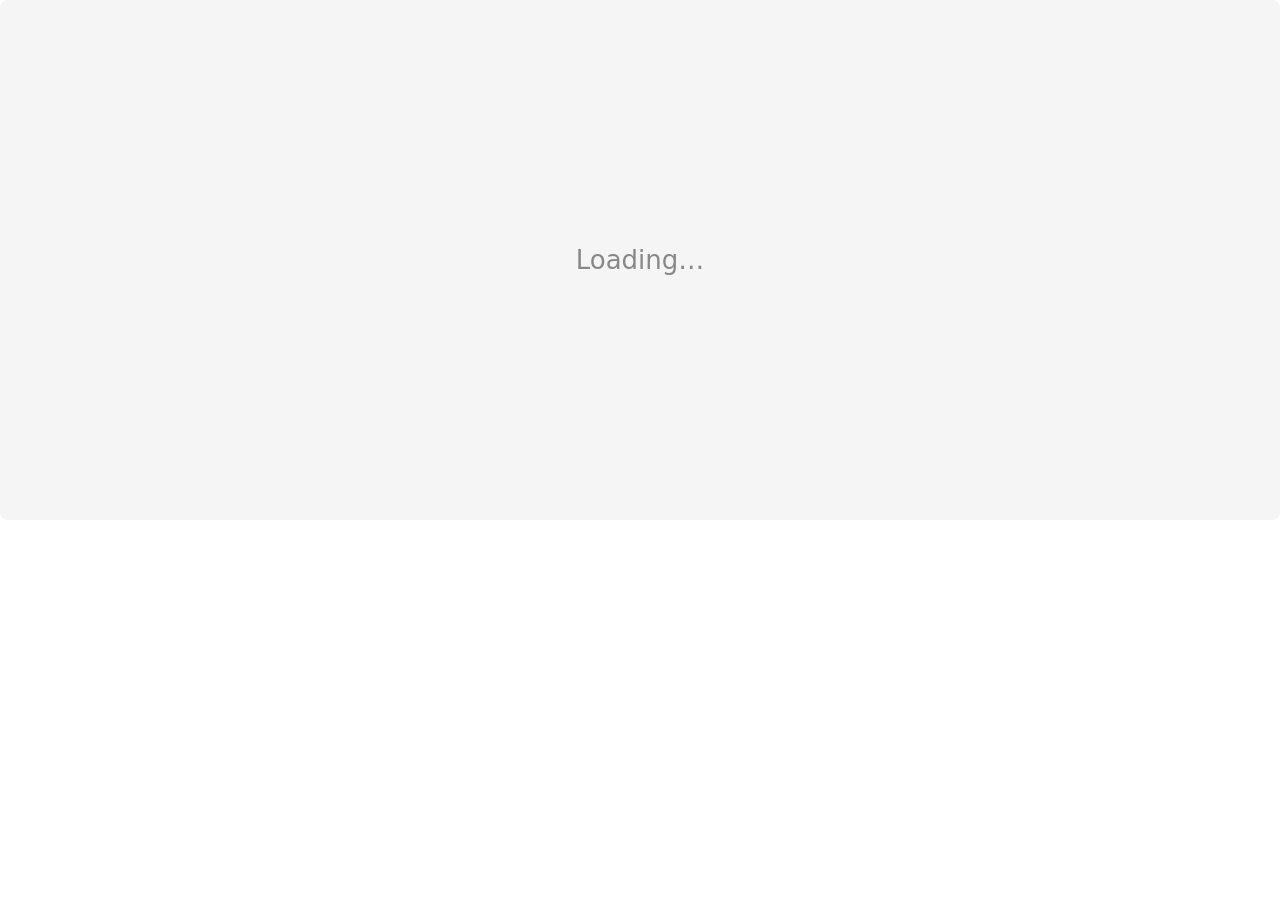
<file: apps/01-shinyreact/www/index.html>
<!DOCTYPE html>
<html lang="en">
  <head>
    <meta charset="UTF-8" />
    <meta name="viewport" content="width=device-width, initial-scale=1.0" />
    <title>Old Faithful — shinyreact</title>
    <!-- Shiny's and shinyreact's script/link tags are inserted here. It is a
         plain <meta> tag, so this file stays valid HTML. -->
    <meta name="shiny-dependency-placeholder" content="">
    <link rel="stylesheet" href="app.css" />
  </head>
  <body>
    <!-- The mount point. Visible until React takes over, so a slow bundle
         shows something other than a blank page. The styling goes on an inner
         div that React replaces - a class on #root itself would survive the
         mount, and `.placeholder`'s fixed height would then crop the app. -->
    <div id="root"><div class="placeholder">Loading…</div></div>
    <!-- `defer`, not a bare script: the shinyreact bundle in <head> is
         deferred, and deferred scripts run in document order. A non-deferred
         script here would run first and find no `window.shinyreact`. -->
    <script src="app.js" defer></script>
    <!-- shinylive runs this page in an iframe, so reveal never sees these keys.
         Hand them back via reveal's postMessage API. Identical in all three
         demos (apps/02-react-only/www/index.html, apps/00-old-faithful-trim/
         app.R) - change one, change all three. -->
    <script>
      // PageUp/PageDown is what most presenter remotes send and no widget wants
      // them, so they always go to the deck. A focused slider owns the arrows
      // and space, or advancing the deck would also drag the control.
      const deckKeys = { PageUp: 33, PageDown: 34 };
      const sharedKeys = { ArrowLeft: 37, ArrowUp: 38, ArrowRight: 39, ArrowDown: 40, " ": 32, Escape: 27 };
      addEventListener("keydown", (e) => {
        const widget = e.target instanceof Element &&
          e.target.closest("input, select, textarea, button, [contenteditable]");
        const keyCode = deckKeys[e.key] || (widget ? 0 : sharedKeys[e.key]);
        if (keyCode && parent !== window) {
          parent.postMessage(JSON.stringify({ method: "triggerKey", args: [keyCode] }), "*");
        }
      });
    </script>
  </body>
</html>
</file>
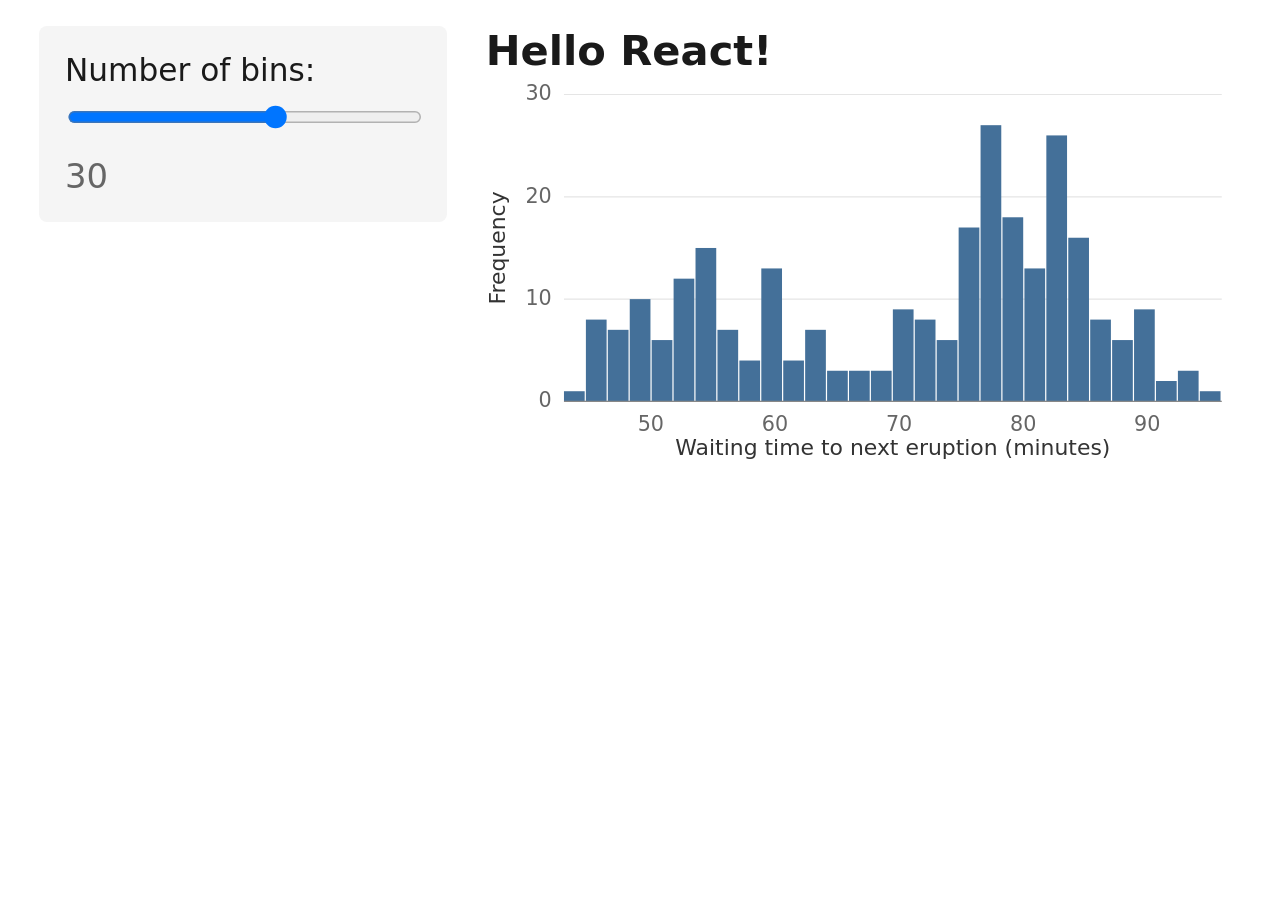
<file: apps/02-react-only/www/index.html>
<!DOCTYPE html>
<html lang="en">
  <head>
    <meta charset="UTF-8" />
    <meta name="viewport" content="width=device-width, initial-scale=1.0" />
    <title>Old Faithful — React only</title>
    <link rel="stylesheet" href="app.css" />
    <!-- Vendored React 18 UMD (the last release that ships one), so this page
         runs from a plain file server with no build step and no network. -->
    <script src="vendor/react.production.min.js"></script>
    <script src="vendor/react-dom.production.min.js"></script>
  </head>
  <body>
    <div id="root"></div>
    <script src="data.js"></script>
    <script src="app.js"></script>
    <!-- The deck loads this page in an iframe, so reveal never sees these keys.
         Hand them back via reveal's postMessage API: triggerKey runs whatever
         reveal itself has bound to the code, so no keymap is duplicated here.
         Kept identical in all three demos (see apps/01-shinyreact/www/index.html
         and apps/00-old-faithful-trim/app.R) - change one, change all three. -->
    <script>
      // PageUp/PageDown is what most presenter remotes send and no widget wants
      // them, so they always go to the deck. A focused slider owns the arrows
      // and space, or advancing the deck would also drag the control.
      const deckKeys = { PageUp: 33, PageDown: 34 };
      const sharedKeys = { ArrowLeft: 37, ArrowUp: 38, ArrowRight: 39, ArrowDown: 40, " ": 32, Escape: 27 };
      addEventListener("keydown", (e) => {
        const widget = e.target instanceof Element &&
          e.target.closest("input, select, textarea, button, [contenteditable]");
        const keyCode = deckKeys[e.key] || (widget ? 0 : sharedKeys[e.key]);
        if (keyCode && parent !== window) {
          parent.postMessage(JSON.stringify({ method: "triggerKey", args: [keyCode] }), "*");
        }
      });
    </script>
  </body>
</html>
</file>
<file: apps/01-shinyreact/www/app.css>
/* The only viewer of these two apps is a projector: they run in an iframe on a
   1920x1080 slide, at 1:1 with the deck's canvas. So the whole page is sized up
   from a laptop's defaults - everything below is in rem, and this is the one
   number that scales it. */
html {
  font-size: 26px;
}

body {
  margin: 0;
  padding: 0;
  background: #fff;
  font-family: system-ui, sans-serif;
  color: #1a1a1a;
}

.layout {
  display: flex;
  flex-wrap: wrap;
  gap: 1.5rem;
  /* Left-aligned and full-width, not a centred 60rem block: on the deck's
     1920px slide that left ~400px of white beside the sidebar that nothing
     collapses, and shrank the chart to something unreadable from the back. */
  margin: 1rem 0;
  padding: 0 1.5rem;
}

.sidebar {
  flex: 1 1 12rem;
  align-self: start;
  padding: 1rem;
  background: #f5f5f5;
  border-radius: 8px;
}

.sidebar label {
  display: block;
  margin-bottom: 0.5rem;
  font-size: 1.2rem;
}

/* A range input's thumb is a fixed ~16px whatever the font size, so it is
   scaled rather than sized; 2/3 width at 1.5x lands back on the full width. */
.sidebar input[type="range"] {
  width: 66.7%;
  transform: scale(1.5);
  transform-origin: left center;
}

.bin-count-value {
  display: block;
  margin-top: 1rem;
  font-size: 1.3rem;
  font-variant-numeric: tabular-nums;
  color: #666;
}

.panel {
  flex: 3 1 24rem;
}

/* The chart is width-driven (viewBox 620x320, `width: 100%`), so this cap is
   what keeps it inside the slide's height once the heading is above it. */
.panel svg {
  max-width: 1200px;
}

.panel h1 {
  margin: 0;
  font-size: 1.6rem;
}

.placeholder {
  display: grid;
  place-items: center;
  height: 20rem;
  border-radius: 8px;
  background: #f5f5f5;
  color: #888;
}

.recalculating {
  opacity: 0.6;
  transition: opacity 200ms;
}
</file>
<file: apps/02-react-only/www/app.css>
/* The only viewer of these two apps is a projector: they run in an iframe on a
   1920x1080 slide, at 1:1 with the deck's canvas. So the whole page is sized up
   from a laptop's defaults - everything below is in rem, and this is the one
   number that scales it. */
html {
  font-size: 26px;
}

body {
  margin: 0;
  padding: 0;
  background: #fff;
  font-family: system-ui, sans-serif;
  color: #1a1a1a;
}

.layout {
  display: flex;
  flex-wrap: wrap;
  gap: 1.5rem;
  /* Left-aligned and full-width, not a centred 60rem block: on the deck's
     1920px slide that left ~400px of white beside the sidebar that nothing
     collapses, and shrank the chart to something unreadable from the back. */
  margin: 1rem 0;
  padding: 0 1.5rem;
}

.sidebar {
  flex: 1 1 12rem;
  align-self: start;
  padding: 1rem;
  background: #f5f5f5;
  border-radius: 8px;
}

.sidebar label {
  display: block;
  margin-bottom: 0.5rem;
  font-size: 1.2rem;
}

/* A range input's thumb is a fixed ~16px whatever the font size, so it is
   scaled rather than sized; 2/3 width at 1.5x lands back on the full width. */
.sidebar input[type="range"] {
  width: 66.7%;
  transform: scale(1.5);
  transform-origin: left center;
}

.bin-count-value {
  display: block;
  margin-top: 1rem;
  font-size: 1.3rem;
  font-variant-numeric: tabular-nums;
  color: #666;
}

.panel {
  flex: 3 1 24rem;
}

/* The chart is width-driven (viewBox 620x320, `width: 100%`), so this cap is
   what keeps it inside the slide's height once the heading is above it. */
.panel svg {
  max-width: 1200px;
}

.panel h1 {
  margin: 0;
  font-size: 1.6rem;
}

.placeholder {
  display: grid;
  place-items: center;
  height: 20rem;
  border-radius: 8px;
  background: #f5f5f5;
  color: #888;
}

.recalculating {
  opacity: 0.6;
  transition: opacity 200ms;
}
</file>
